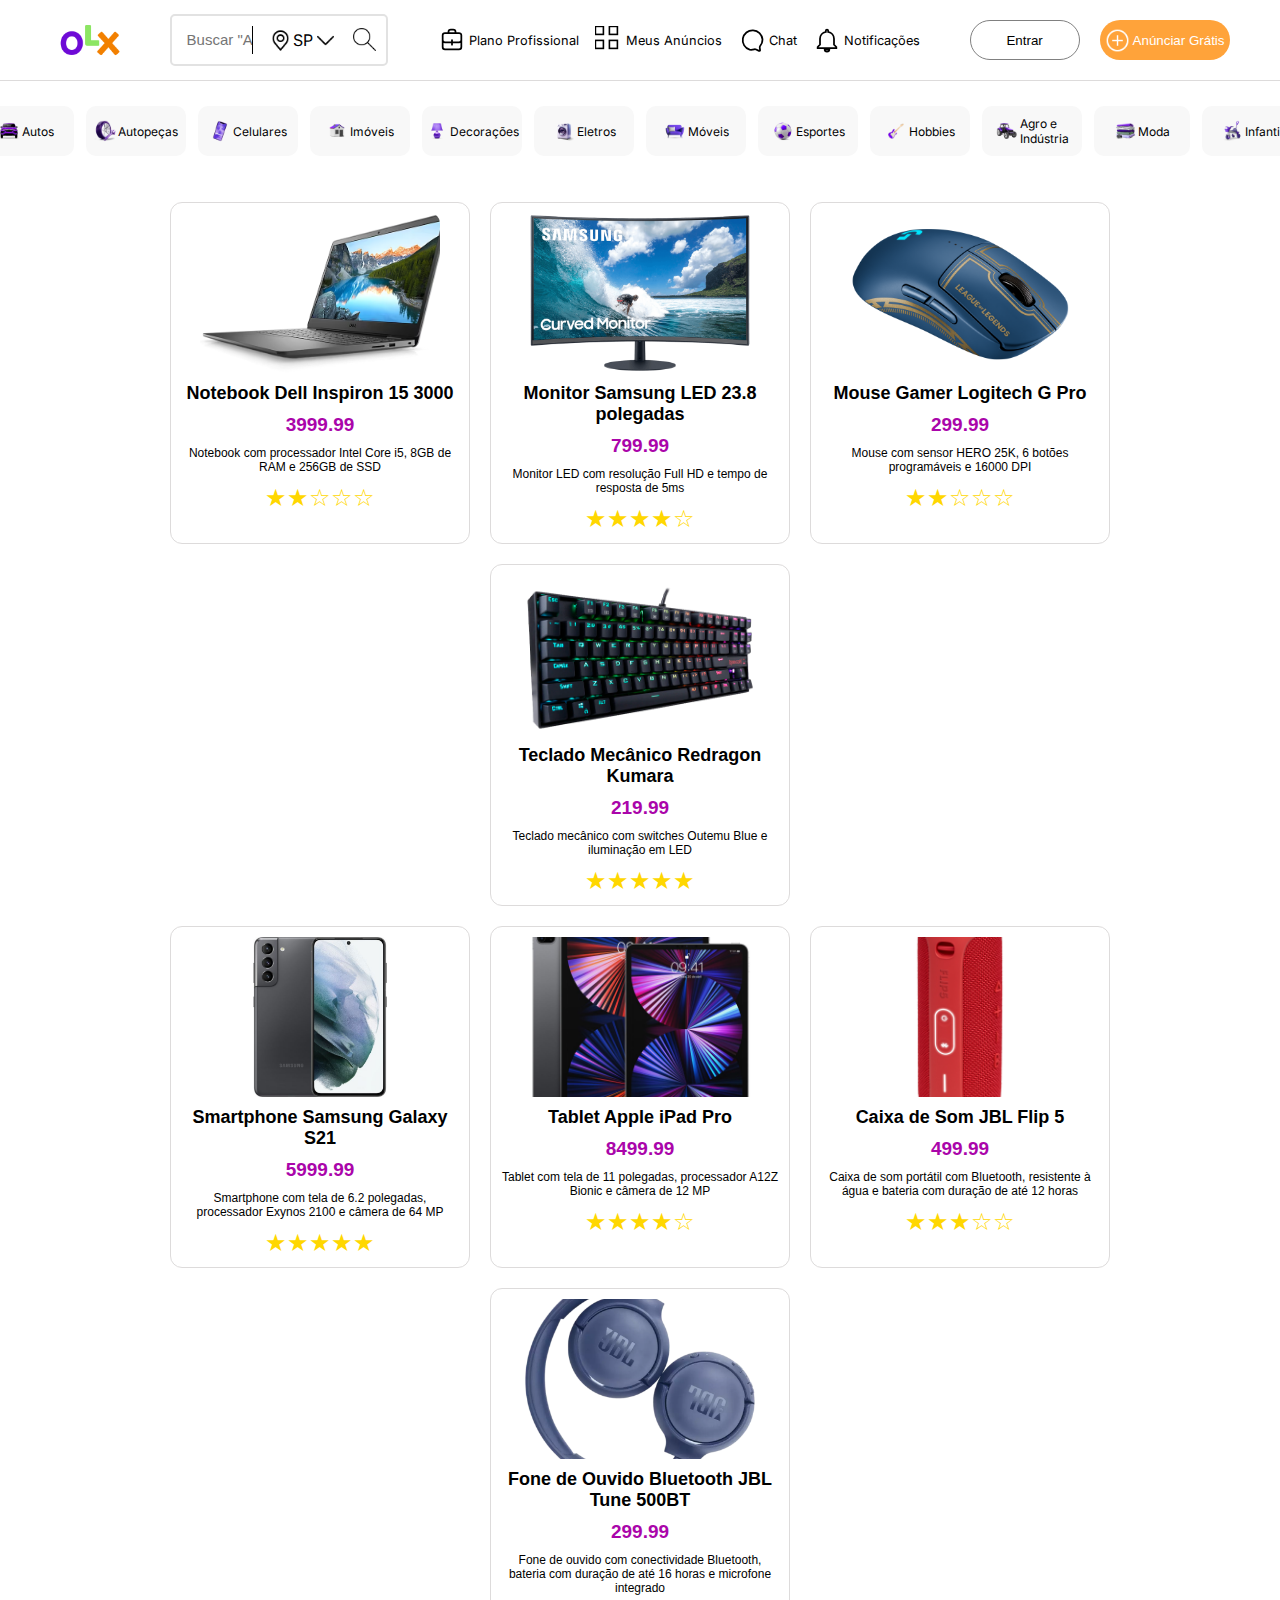
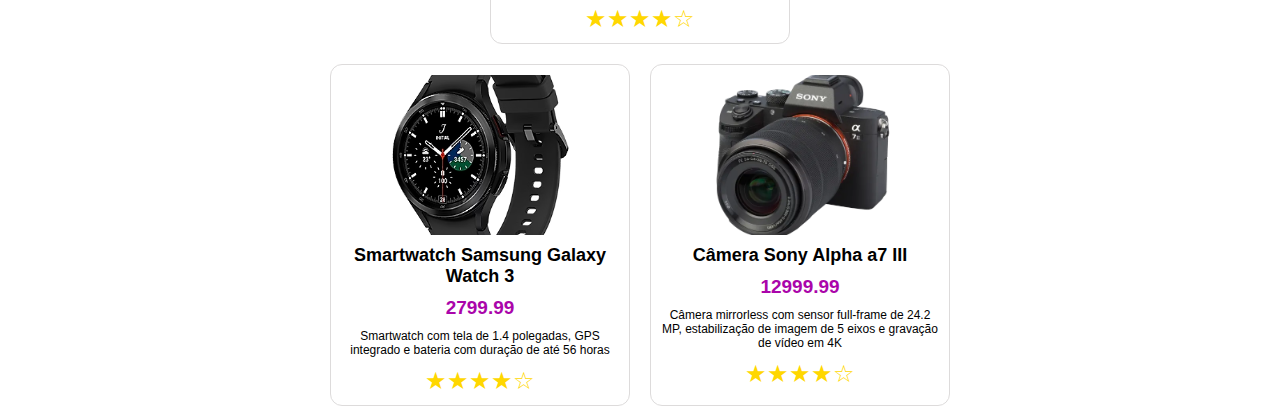
<file: index.html>
<!DOCTYPE html>
<html lang="pt-br">

<head>
    <meta charset="UTF-8">
    <meta name="viewport" content="width=device-width, initial-scale=1.0">
    <title>OLX</title>
    <script src="app.js" type="module" defer></script>
    <link rel="stylesheet" href="style.css">
    <link href="https://fonts.googleapis.com/css2?family=Inter:wght@400;500;600;700&display=swap" rel="stylesheet">
</head>

<body>
    <header>
        <!-- Logo -->
        <img class="logo" src="./img/logo.olx.png" alt="">
        <!-- Barra de Pesquisa -->
        <div class="search">
            <input id="campo" class="barra" type="text">


            <!-- GPS -->
            <div class="gps">
                <img src="./img/pin.png" alt="">
                <p>SP</p>
                <img src="./img/seta-para-baixo.png" alt="">
            </div>
            <img class="lupa" src="./img/lupa-arredondada.png" alt="">
        </div>
        <!-- Outros Ícones -->
        <div class="icons">
            <div class="icon">
                <!-- Suitcase -->
                <svg class="icon-svg" viewBox="0 0 24 24" fill="currentColor" xmlns="http://www.w3.org/2000/svg"><g id="SVGRepo_bgCarrier" stroke-width="0"></g><g id="SVGRepo_tracerCarrier" stroke-linecap="round" stroke-linejoin="round"></g><g id="SVGRepo_iconCarrier"> <path d="M12 14V12M12 14V16M12 14H18C19.1046 14 20 13.1046 20 12M12 14H6C4.89543 14 4 13.1046 4 12M20 12V18C20 19.1046 19.1046 20 18 20H6C4.89543 20 4 19.1046 4 18V12M20 12V8C20 6.89543 19.1046 6 18 6H6C4.89543 6 4 6.89543 4 8V12M15 6V5C15 3.89543 14.1046 3 13 3H11C9.89543 3 9 3.89543 9 5V6" stroke="" stroke-width="1.5" stroke-linecap="round" stroke-linejoin="round"></path> </g></svg>
                <a href="#">Plano Profissional</a>
            </div>
        
            <div class="icon">
                <!-- Squares Four -->
                <svg class="icon-svg-square" xmlns="http://www.w3.org/2000/svg" viewBox="0 0 70 70" width="10" height="10" fill="none" stroke="#000000" stroke-width="5">
                    <!-- Quadrado superior esquerdo -->
                    <rect x="1" y="1" width="20" height="20" />
                    <!-- Quadrado superior direito -->
                    <rect x="36" y="1" width="20" height="20" />
                    <!-- Quadrado inferior esquerdo -->
                    <rect x="1" y="36" width="20" height="20" />
                    <!-- Quadrado inferior direito -->
                    <rect x="36" y="36" width="20" height="20" />
                  </svg>
                  
                  <a href="#">Meus Anúncios</a>
                              </div>
        
            <div class="icon">
                <!-- Speech Bubble -->
                <svg class="icon-svg" xmlns="http://www.w3.org/2000/svg" viewBox="0 0 24 24" fill="currentColor">
                    <path d="M21 11.5a8.38 8.38 0 0 1-1.9 5.4c-.36.46-.55 1.04-.47 1.63l.3 2.1c.08.53-.46.93-.93.7l-2.5-1.2a2.28 2.28 0 0 0-1.6-.14 9.93 9.93 0 0 1-3.9.3A8.5 8.5 0 1 1 21 11.5Z"/>
                </svg>
                <a href="#">Chat</a>
            </div>
        
            <div class="icon">
                <!-- Bell -->
                <svg class="icon-svg" xmlns="http://www.w3.org/2000/svg" viewBox="0 0 24 24" fill="currentColor">
                    <path d="M12 22a2 2 0 0 0 2-2H10a2 2 0 0 0 2 2Zm6-6V11a6 6 0 0 0-5-5.91V4a1 1 0 0 0-2 0v1.09A6 6 0 0 0 6 11v5l-2 2v1h16v-1l-2-2Z"/>
                </svg>
                <a href="#">Notificações</a>
            </div>
        </div>
        
        <!-- Botões -->
        <div class="buttons">
            <div>
                <button class="entrar">Entrar</button>
            </div>
            <button class="anuncio">
                <img src="./img/botao-adicionar.png" alt="">
                Anúnciar Grátis</button>
        </div>
    </header>
    <div class="icons-menores">
        <div class="icon">
            <img src="./img/cupom.png" alt="">
            <p>Cupons</p>
        </div>
        <div class="icon">
            <img src="./img/carro.webp" alt="">
            <p>Autos</p>
        </div>
        <div class="icon">
            <img src="./img/pneu.webp" alt="">
            <p>Autopeças</p>
        </div>
        <div class="icon">
            <img src="./img/celular.webp" alt="">
            <p>Celulares</p>
        </div>
        <div class="icon">
            <img src="./img/casa.webp" alt="">
            <p>Imóveis</p>
        </div>
        <div class="icon">
            <img src="./img/abajur.webp" alt="">
            <p>Decorações</p>
        </div>
        <div class="icon">
            <img src="./img/maquina.webp" alt="">
            <p>Eletros</p>
        </div>
        <div class="icon">
            <img src="./img/sofa.webp" alt="">
            <p>Móveis</p>
        </div>
        <div class="icon">
            <img src="./img/bola.webp" alt="">
            <p>Esportes</p>
        </div>
        <div class="icon">
            <img src="./img/guitarra.webp" alt="">
            <p>Hobbies</p>
        </div>
        <div class="icon">
            <img src="./img/trator.webp" alt="">
            <p>Agro e Indústria</p>
        </div>
        <div class="icon">
            <img src="./img/roupas.webp" alt="">
            <p>Moda</p>
        </div>
        <div class="icon">
            <img src="./img/brinquedos.webp" alt="">
            <p>Infantil</p>
        </div>
        <div class="icon">
            <img src="./img/categorias.webp" alt="">
            <p>Categorias</p>
        </div>
    </div>
    <main>
        <div id="container" class="container">

        </div>
    </main>
    <footer></footer>
</body>

</html>
</file>
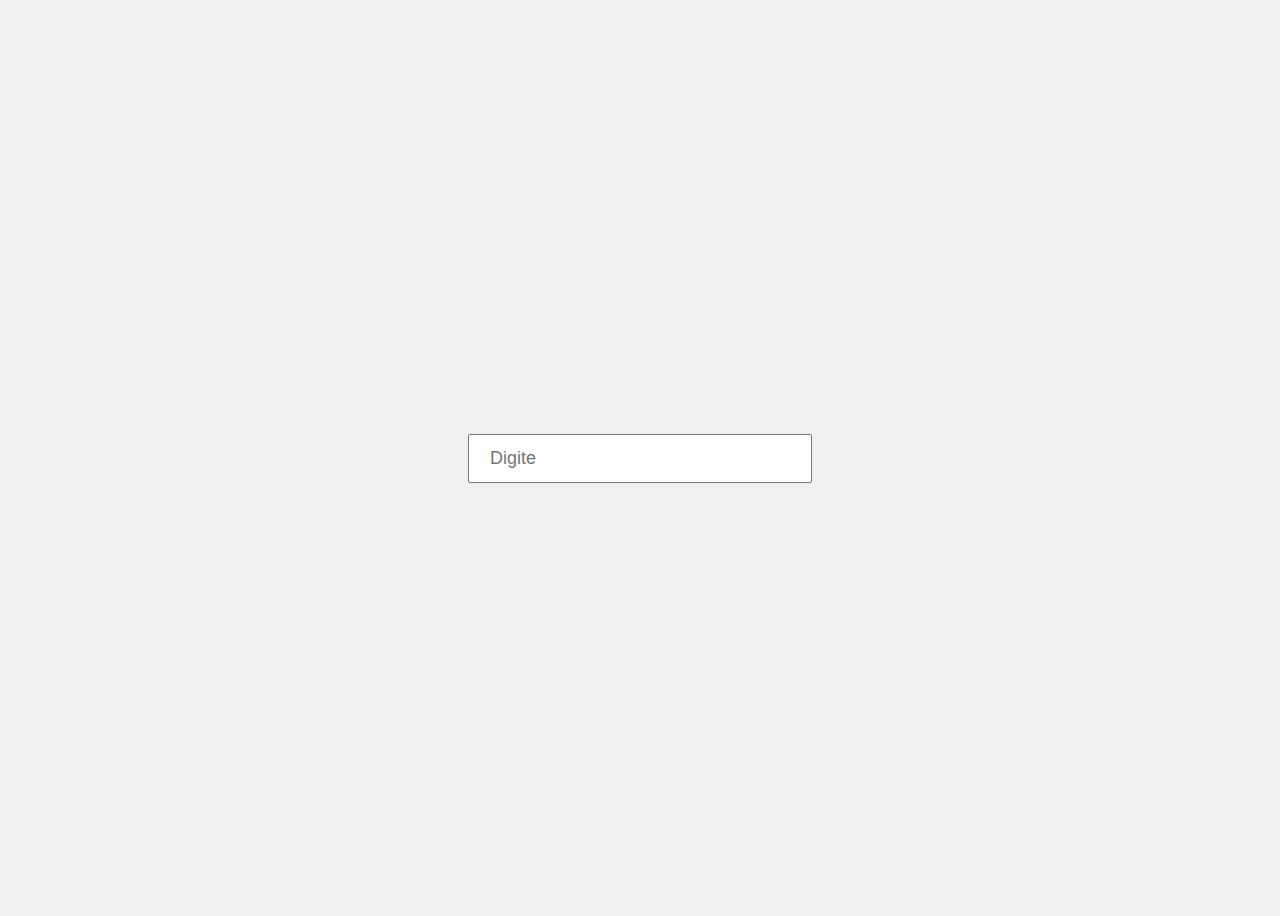
<file: exemploplaceholder.html>
<!DOCTYPE html>
<html lang="pt-BR">
<head>
  <meta charset="UTF-8">
  <title>Animação de Placeholder</title>
  <style>
    body {
      font-family: Arial, sans-serif;
      display: flex;
      height: 100vh;
      justify-content: center;
      align-items: center;
      background: #f0f0f0;
    }

    input {
      padding: 12px 20px;
      font-size: 18px;
      width: 300px;
    }
  </style>
</head>
<body>

  <input type="text" id="campo" placeholder="">

  <script>
    const frases = [
      "Digite seu nome...",
      "Procure por um produto...",
      "Como posso ajudar?"
    ];

    const input = document.getElementById("campo");
    
    let fraseIndex = 0;
    let charIndex = 0;
    let digitando = true;

    function digitar() {
      const fraseAtual = frases[fraseIndex];
      
      if (digitando) {
        if (charIndex <= fraseAtual.length) {
          input.placeholder = fraseAtual.substring(0, charIndex);
          charIndex++;
          setTimeout(digitar, 100); // velocidade de digitação
        } else {
          digitando = false;
          setTimeout(digitar, 1500); // pausa ao final da frase
        }
      } else {
        if (charIndex >= 0) {
          input.placeholder = fraseAtual.substring(0, charIndex);
          charIndex--;
          setTimeout(digitar, 50); // velocidade de apagar
        } else {
          digitando = true;
          fraseIndex = (fraseIndex + 1) % frases.length; // loop nas frases
          setTimeout(digitar, 500); // pequena pausa antes da próxima frase
        }
      }
    }

    // Inicia a animação
    digitar();
  </script>

</body>
</html>
</file>
<file: style.css>
* {
    padding: 0;
    margin: 0;
    box-sizing: border-box;
}

header{
    font-family: 'Inter', sans-serif;
    width: 100%;
    height: 81px;
    display: flex;
    align-items: center;
    padding-left: 3.15rem;
    padding-right: 3.15rem;
    gap: 2.5rem;
    white-space: nowrap;
    justify-content: center;
    border-bottom: 1px solid rgb(221, 219, 219);
}
header img{
    height: 5rem;
    width: 5rem;
}
header .search{
    border: 2px solid #e2e2e2;
    height: 3.31rem;
    width: 35%;
    display: flex;
    align-items: center;
    padding: 10px;
    border-radius: 5px;
    text-align: center;
    justify-content: center;
}

header .search img{
    height: 25px;
    width: 25px;
}
header .search .lupa{
    height: 23px;
    width: 23px;
}
header .barra{
    height: 100%;
    width: 90%;
    background-color: none;
    border: none;
    outline: none;
    font-size: 18px;
    border-right: 1px solid black;
}
header .search span{
    color: gray;
    font-size: 15px;
}
header .gps{
    display: flex;
    align-items: center;
    padding: 15px;
    height: 23px;
}


header .icons{
    padding: 10px;
    display: flex;
    align-items: center;
    justify-content: center;
    gap: 1rem;
}


 header .search input{
    font-size: 15px;
}

header a{
    text-decoration: none;
    color: black;
    font-size: 0.8rem;
}
header .icon{
    display: flex;
    text-align: center;
    align-items: center;
    justify-content: center;
    gap: 3px;
}
header .buttons{
    display: flex;
    gap: 20px;
    font-size: 0.9rem;
}
header .buttons .entrar{
    height: 40px;
    width: 110px;
    border-radius: 20px; 
    border: 1px solid gray;
    background-color: inherit;
}
header .buttons .entrar:hover{
    color: #ea52ea;
    border: 1px solid #ea52ea;
    transition: scale();
}

header .buttons .anuncio{
    height: 40px; 
    width: 130px;
    border-radius: 20px;
    background-color: #ffa33a;
    border: inherit;
    color: white;
    display: flex;
    align-items: center;
    padding: 5px;
    gap: 3px;
}
header .buttons img{
    height: 25px;
    width: 25px;
}
header .buttons .anuncio:hover{
    background-color: #e08b29;
    transition: scale();
}

.icons-menores{
    display: flex;
    align-items: center;
    gap: 12px;
    padding-top: 30px;
    justify-content: center;
    height: 70px;
    width: 100%;

}
.icons-menores .icon{
    display: flex;
    align-items: center;
    justify-content: center;
    background-color: rgb(248, 248, 248);
    border-radius: 10px;
    font-size: 0.7rem;
    padding: 20px;
    gap: 2px;
    font-family: 'Inter', sans-serif;
    font-size: 12px;
    height: 50px;
    width: 100px;
}
.icons-menores .icon:hover{
    transform: translateY(2px);
    border: 2px solid rgb(238, 234, 234);
}
.icons-menores .icon img{
    width: 22px;
    height: 22px;
}

/* Main */

main{
    padding-top: 4%;
    font-family: Arial, sans-serif;
    font-size: 12px;
    font-weight: normal;
    color: #000000;
    height: 100%;
    width: 100%;
    display: flex;
    align-items: center;
    justify-content: center;
}
main .container{
    width: 90%;
    height: 100vh;    
    display: flex;
    flex-direction: column;
    gap: 20px;
}
main .caixa{
    display: flex;
    gap: 20px;
    justify-content: center;
    flex-wrap: wrap;

}
main .nome{
    font-size: 18px;
    font-weight: bold;
}
main .preco{
    font-weight: bold;
    font-size: 19px;
    color: #aa05aa;
}

main .card {
    border: 1px solid rgb(221, 219, 219);
    padding: 10px;
    border-radius: 12px;
    transition: transform 0.3s ease, box-shadow 0.3s ease;
    display: flex;
    flex-direction: column;
    align-items: center;
    width: 25em;
    gap: 10px;
    text-align: center;
}

main .card:hover {
    transform: translateY(-5px);
    border: 2px solid #ea52ea;
    box-shadow: 0 8px 16px rgba(0,0,0,0.2); 
}

main .card img {
    height: 160px;
    width: 240px;
    border-radius: 10px;
    object-fit: cover;
    transition: transform 0.3s ease;
}

main .card img:hover {
    transform: scale(1.05);
}
.estrelas {
    font-size: 24px;
    cursor: pointer;
    color: gold;
    transition: transform 0.2s;
  }
  
  .estrela:hover {
    transform: scale(1.2);
  }


/* Arrumar SVGS */
  .icon-svg {
    width: 28px;
    height: 28px;
    transition: color 0.3s;
    stroke: #000000;
    stroke-width: 1.5;
    fill: none;
}
.icon-svg-square {
    width: 28px;
    height: 28px;
    transition: color 0.3s;
    stroke: #000000;
    stroke-width: 4;
    fill: none;
}
.icon-svg-square:hover{
    stroke: #aa05aa;
}
  
  .icon-svg:hover {
    stroke: #aa05aa; /* cor ao passar o mouse */
  }
  .icon a:hover{
    color: #aa05aa;
  }
</file>
